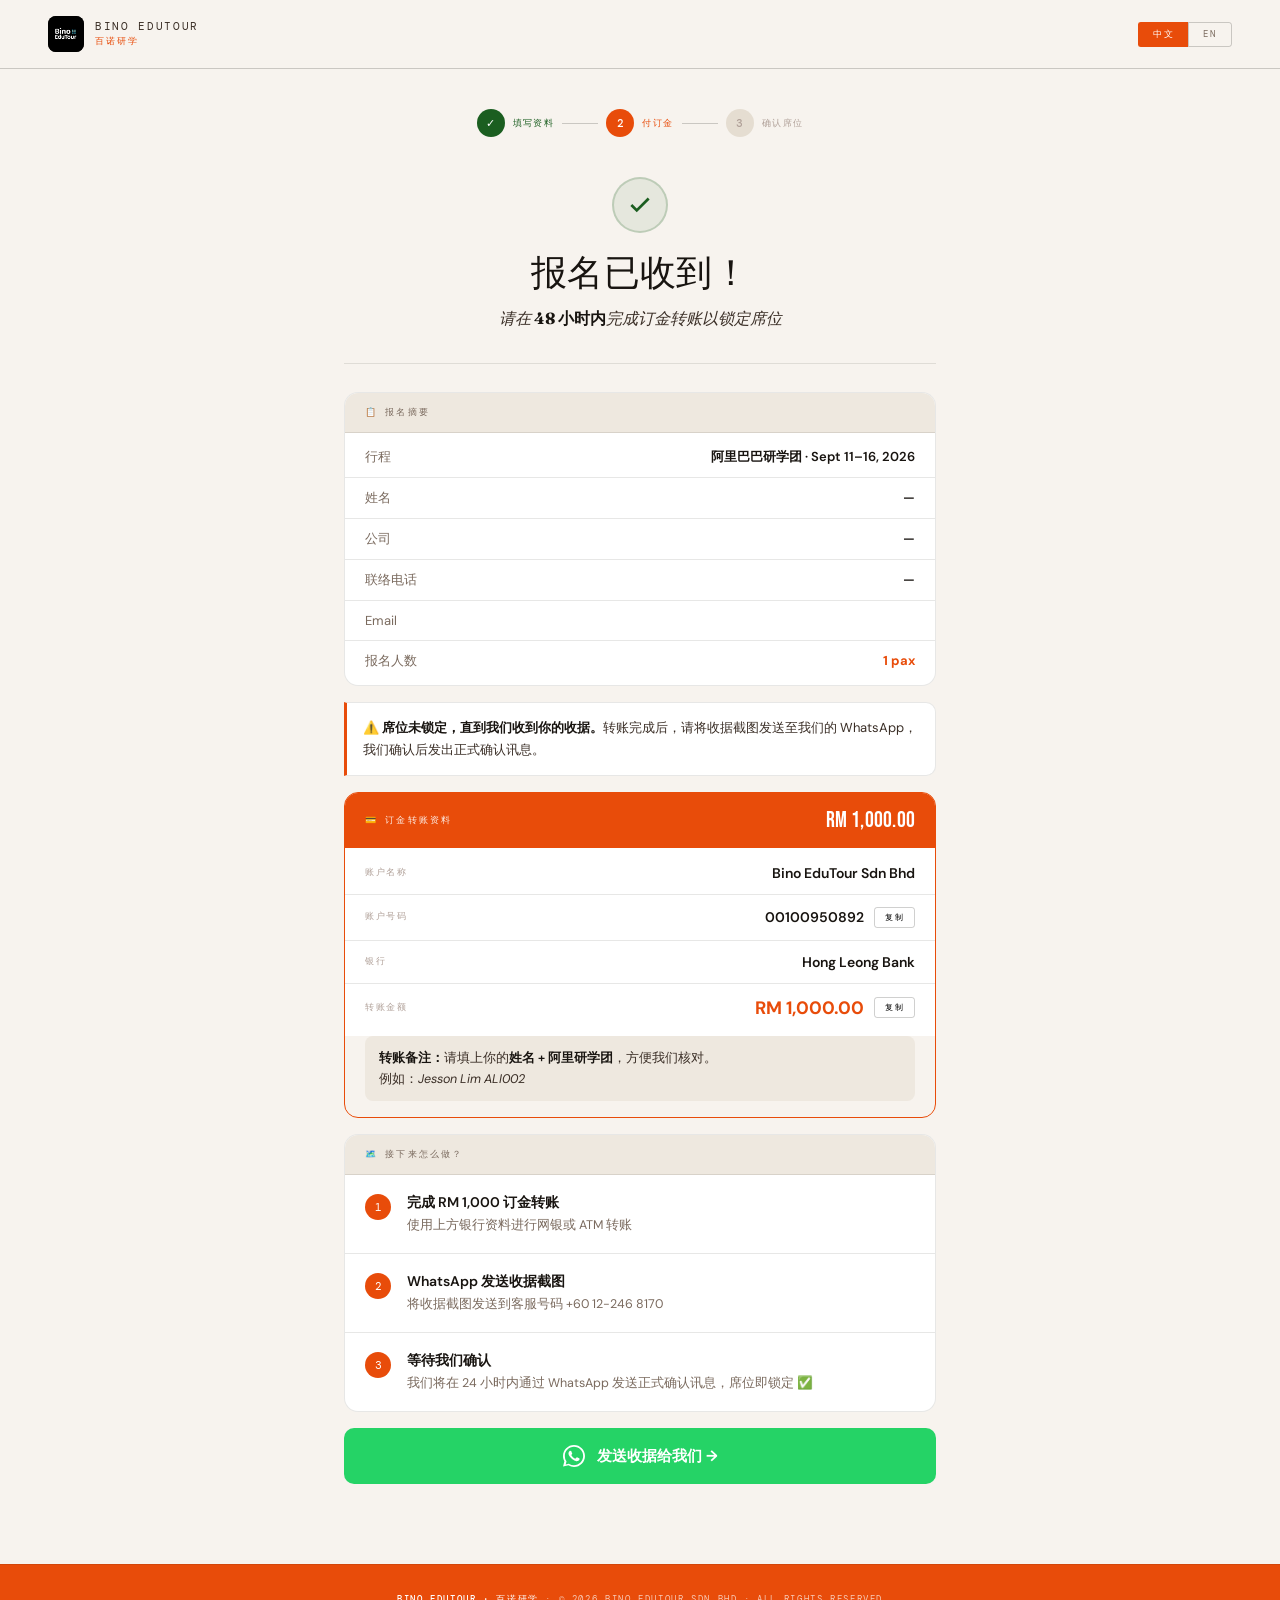
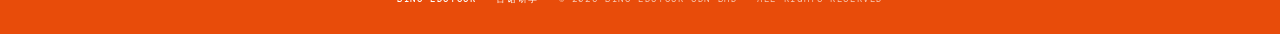
<file: confirm.html>
<!DOCTYPE html>
<html lang="zh" data-lang="zh">
<head>
<meta charset="UTF-8">
<meta name="viewport" content="width=device-width, initial-scale=1.0">
<title>Bino EduTour · 报名确认 Registration Confirmed</title>
<link rel="preconnect" href="https://fonts.googleapis.com">
<link href="https://fonts.googleapis.com/css2?family=Bebas+Neue&family=Fraunces:ital,opsz,wght@0,9..144,300;1,9..144,300&family=DM+Sans:wght@300;400;500&family=DM+Mono:wght@400;500&display=swap" rel="stylesheet">
<link rel="stylesheet" href="css/style.css">
<style>
/* Restore normal cursor on confirm page — no custom cursor JS here */
body { cursor: default !important }
a, button { cursor: pointer !important }
.lbtn { cursor: pointer !important }
.copy-btn { cursor: pointer !important }
.wa-btn { cursor: pointer !important }
</style>
</head>
<body>

<!-- MAST -->
<header class="mast">
  <div class="mast-left">
    <img class="mast-logo" src="assets/img_01.jpg" alt="Bino EduTour">
    <div class="mast-brand">Bino EduTour<span>百诺研学</span></div>
  </div>
  <div class="lang-wrap">
    <div style="display:flex">
      <button class="lbtn on" id="btnZH" onclick="setLang('zh')">中文</button>
      <button class="lbtn" id="btnEN" onclick="setLang('en')">EN</button>
    </div>
  </div>
</header>

<div class="conf-page">

  <!-- STEP BAR -->
  <div class="steps-bar">
    <div class="step-item">
      <div class="step-dot done">✓</div>
      <span class="step-label done zh">填写资料</span>
      <span class="step-label done en">Register</span>
    </div>
    <div class="step-line"></div>
    <div class="step-item">
      <div class="step-dot active">2</div>
      <span class="step-label active zh">付订金</span>
      <span class="step-label active en">Pay Deposit</span>
    </div>
    <div class="step-line"></div>
    <div class="step-item">
      <div class="step-dot todo">3</div>
      <span class="step-label todo zh">确认席位</span>
      <span class="step-label todo en">Confirmed</span>
    </div>
  </div>

  <!-- HEADER -->
  <div class="conf-header">
    <div class="conf-icon-wrap">
      <svg width="26" height="26" viewBox="0 0 24 24" fill="none" stroke="#1B5E20" stroke-width="2.5"><path d="M20 6L9 17l-5-5"/></svg>
    </div>
    <div class="conf-title zh">报名已收到！</div>
    <div class="conf-title en">Registration Received!</div>
    <p class="conf-sub zh">请在 <strong>48 小时内</strong>完成订金转账以锁定席位</p>
    <p class="conf-sub en">Please complete your deposit within <strong>48 hours</strong> to secure your seat</p>
  </div>

  <!-- SUMMARY -->
  <div class="card">
    <div class="card-head">
      <span class="card-head-label zh">📋 报名摘要</span>
      <span class="card-head-label en">📋 Registration Summary</span>
    </div>
    <div class="card-body">
      <div class="card-row">
        <span class="card-rl zh">行程</span><span class="card-rl en">Trip</span>
        <span class="card-rv">阿里巴巴研学团 · Sept 11–16, 2026</span>
      </div>
      <div class="card-row">
        <span class="card-rl zh">姓名</span><span class="card-rl en">Name</span>
        <span class="card-rv" id="sum-name">—</span>
      </div>
      <div class="card-row">
        <span class="card-rl zh">公司</span><span class="card-rl en">Company</span>
        <span class="card-rv" id="sum-company">—</span>
      </div>
      <div class="card-row">
        <span class="card-rl zh">联络电话</span><span class="card-rl en">Phone</span>
        <span class="card-rv" id="sum-phone">—</span>
      </div>
      <div class="card-row">
        <span class="card-rl">Email</span>
        <span class="card-rv" id="sum-email">—</span>
      </div>
      <div class="card-row">
        <span class="card-rl zh">报名人数</span><span class="card-rl en">No. of Pax</span>
        <span class="card-rv accent" id="sum-pax">—</span>
      </div>
    </div>
  </div>

  <!-- IMPORTANT NOTE -->
  <div class="imp-box">
    <p class="zh">⚠️ <strong>席位未锁定，直到我们收到你的收据。</strong>转账完成后，请将收据截图发送至我们的 WhatsApp，我们确认后发出正式确认讯息。</p>
    <p class="en">⚠️ <strong>Your seat is NOT secured until we receive your receipt.</strong> Once transferred, send a screenshot of the receipt to our WhatsApp — we'll confirm your seat upon verification.</p>
  </div>

  <!-- BANK TRANSFER -->
  <div class="bank-card">
    <div class="bank-head">
      <span class="bank-head-label zh">💳 订金转账资料</span>
      <span class="bank-head-label en">💳 Deposit Payment Details</span>
      <span class="bank-head-amt">RM 1,000.00</span>
    </div>
    <div class="bank-body">
      <div class="bank-row">
        <span class="bank-rl zh">账户名称</span><span class="bank-rl en">Account Name</span>
        <span class="bank-rv">Bino EduTour Sdn Bhd</span>
      </div>
      <div class="bank-row">
        <span class="bank-rl zh">账户号码</span><span class="bank-rl en">Account No.</span>
        <span class="bank-rv">
          00100950892
          <button class="copy-btn" id="copyAccBtn" onclick="copyAcc('copyAccBtn')">
            <span class="zh">复制</span><span class="en">Copy</span>
          </button>
        </span>
      </div>
      <div class="bank-row">
        <span class="bank-rl zh">银行</span><span class="bank-rl en">Bank</span>
        <span class="bank-rv">Hong Leong Bank</span>
      </div>
      <div class="bank-row">
        <span class="bank-rl zh">转账金额</span><span class="bank-rl en">Amount</span>
        <span class="bank-rv accent">
          RM 1,000.00
          <button class="copy-btn" id="copyAmtBtn" onclick="copyAmt('copyAmtBtn')">
            <span class="zh">复制</span><span class="en">Copy</span>
          </button>
        </span>
      </div>
    </div>
    <div class="bank-note zh">
      <strong>转账备注：</strong>请填上你的<strong>姓名 + 阿里研学团</strong>，方便我们核对。<br>
      例如：<em>Jesson Lim ALI002</em>
    </div>
    <div class="bank-note en">
      <strong>Transfer reference:</strong> Include your <strong>name + Alibaba Study Tour</strong> in the transfer remarks.<br>
      e.g. <em>Jesson Lim ALI002</em>
    </div>
  </div>

  <!-- NEXT STEPS -->
  <div class="steps-card">
    <div class="card-head">
      <span class="card-head-label zh">🗺️ 接下来怎么做？</span>
      <span class="card-head-label en">🗺️ What's Next?</span>
    </div>
    <div class="step-row">
      <div class="step-n">1</div>
      <div class="step-text">
        <div class="step-title zh">完成 RM 1,000 订金转账</div>
        <div class="step-title en">Transfer RM 1,000 deposit</div>
        <div class="step-desc zh">使用上方银行资料进行网银或 ATM 转账</div>
        <div class="step-desc en">Use the bank details above to transfer via online banking or ATM</div>
      </div>
    </div>
    <div class="step-row">
      <div class="step-n">2</div>
      <div class="step-text">
        <div class="step-title zh">WhatsApp 发送收据截图</div>
        <div class="step-title en">Send receipt via WhatsApp</div>
        <div class="step-desc zh">将收据截图发送到客服号码 +60 12-246 8170</div>
        <div class="step-desc en">Send your payment screenshot to +60 12-246 8170</div>
      </div>
    </div>
    <div class="step-row">
      <div class="step-n">3</div>
      <div class="step-text">
        <div class="step-title zh">等待我们确认</div>
        <div class="step-title en">Await confirmation</div>
        <div class="step-desc zh">我们将在 24 小时内通过 WhatsApp 发送正式确认讯息，席位即锁定 ✅</div>
        <div class="step-desc en">We'll send official WhatsApp confirmation within 24 hours — seat secured ✅</div>
      </div>
    </div>
  </div>

  <!-- WHATSAPP CTA -->
  <a href="https://wa.me/60122468170" id="waBtn" class="wa-btn" target="_blank">
    <svg width="22" height="22" viewBox="0 0 24 24" fill="currentColor"><path d="M17.472 14.382c-.297-.149-1.758-.867-2.03-.967-.273-.099-.471-.148-.67.15-.197.297-.767.966-.94 1.164-.173.199-.347.223-.644.075-.297-.15-1.255-.463-2.39-1.475-.883-.788-1.48-1.761-1.653-2.059-.173-.297-.018-.458.13-.606.134-.133.298-.347.446-.52.149-.174.198-.298.298-.497.099-.198.05-.371-.025-.52-.075-.149-.669-1.612-.916-2.207-.242-.579-.487-.5-.669-.51-.173-.008-.371-.01-.57-.01-.198 0-.52.074-.792.372-.272.297-1.04 1.016-1.04 2.479 0 1.462 1.065 2.875 1.213 3.074.149.198 2.096 3.2 5.077 4.487.709.306 1.262.489 1.694.625.712.227 1.36.195 1.871.118.571-.085 1.758-.719 2.006-1.413.248-.694.248-1.289.173-1.413-.074-.124-.272-.198-.57-.347zM12 0C5.373 0 0 5.373 0 12c0 2.105.549 4.09 1.504 5.82L.057 23.5l5.846-1.424A11.95 11.95 0 0012 24c6.627 0 12-5.373 12-12S18.627 0 12 0zm0 22c-1.891 0-3.67-.488-5.21-1.341l-.374-.222-3.468.844.876-3.358-.243-.388A9.952 9.952 0 012 12C2 6.477 6.477 2 12 2s10 4.477 10 10-4.477 10-10 10z"/></svg>
    <span class="zh">发送收据给我们 →</span>
    <span class="en">Send Receipt to Us →</span>
  </a>

</div>

<footer class="conf-foot">
  <p><span>Bino EduTour · 百诺研学</span> · © 2026 Bino EduTour Sdn Bhd · All Rights Reserved</p>
</footer>

<script src="js/confirm.js"></script>
</body>
</html>
</file>
<file: css/style.css>
*,*::before,*::after{box-sizing:border-box;margin:0;padding:0}
html{scroll-behavior:smooth;font-size:110%}
:root{
  --ink:#181410;--ink2:#3a2e26;--ink3:#7a6a5e;--ink4:#b0a098;
  --paper:#F7F3EE;--paper2:#EEE8DF;--paper3:#E5DDD1;
  --orange:#E84C0A;--orange2:#F5631F;
  --rule:rgba(24,20,16,.1);--rule2:rgba(24,20,16,.2);
  --green:#1B5E20;
}
body{background:var(--paper);color:var(--ink);font-family:'DM Sans',sans-serif;overflow-x:hidden;cursor:none}
#cur,#ring{position:fixed;border-radius:50%;pointer-events:none;z-index:9999;transform:translate(-50%,-50%)}
#cur{width:10px;height:10px;background:var(--orange);mix-blend-mode:multiply;transition:width .2s,height .2s}
#ring{width:34px;height:34px;border:1.5px solid var(--orange);opacity:.55;transition:all .1s}
body:has(a:hover) #cur,body:has(button:hover) #cur{width:18px;height:18px}
body:has(a:hover) #ring,body:has(button:hover) #ring{width:52px;height:52px;opacity:.25}

html[data-lang="zh"] .en{display:none!important}
html[data-lang="en"] .zh{display:none!important}
html[data-lang="en"] .en{display:revert!important}
.en{display:none}

/* LANGBAR */

.lang-wrap{display:flex;align-items:center;gap:12px}
.lbtn{font-family:'DM Mono',monospace;font-size:9px;letter-spacing:.2em;text-transform:uppercase;padding:5px 14px;border:1px solid var(--rule2);background:transparent;cursor:none;color:var(--ink3);transition:all .2s}
.lbtn:first-child{border-right:none;border-radius:3px 0 0 3px}
.lbtn:last-child{border-radius:0 3px 3px 0}
.lbtn.on{background:var(--orange);color:#fff;border-color:var(--orange)}

/* MAST */
.mast{display:flex;align-items:center;justify-content:space-between;padding:16px 48px;border-bottom:1px solid var(--rule2);position:sticky;top:0;background:var(--paper);z-index:100;animation:fIn .5s ease both}
@keyframes fIn{from{opacity:0}to{opacity:1}}
.mast-left{display:flex;align-items:center;gap:11px}
.mast-logo{width:36px;height:36px;border-radius:8px;object-fit:contain;background:#181410}
.mast-brand{font-family:'DM Mono',monospace;font-size:10.5px;letter-spacing:.16em;text-transform:uppercase;color:var(--ink2);line-height:1.4}
.mast-brand span{display:block;font-size:8.5px;color:var(--orange);letter-spacing:.24em;margin-top:1px}
.mast-cta{font-family:'DM Mono',monospace;font-size:9.5px;letter-spacing:.18em;text-transform:uppercase;color:var(--paper);background:var(--orange);border:none;padding:9px 20px;cursor:none;text-decoration:none;transition:background .2s}
.mast-cta:hover{background:var(--ink)}

/* TICKER */
.ticker{overflow:hidden;background:var(--orange);padding:10px 0}
.ticker-track{display:flex;white-space:nowrap;animation:tick 28s linear infinite}
@keyframes tick{from{transform:translateX(0)}to{transform:translateX(-50%)}}
.ti{font-family:'DM Mono',monospace;font-size:9.5px;letter-spacing:.22em;text-transform:uppercase;color:rgba(255,255,255,.9);padding:0 28px;flex-shrink:0}
.td{color:rgba(255,255,255,.4)}

/* ── PHOTO HERO ── */
.photo-hero{position:relative;width:100%;height:min(82vh,720px);overflow:hidden}
.photo-hero-img{width:100%;height:100%;object-fit:cover;object-position:center 30%;display:block;animation:heroZoom 8s ease both}
@keyframes heroZoom{from{transform:scale(1.04)}to{transform:scale(1)}}
.photo-hero-overlay{
  position:absolute;inset:0;
  background:linear-gradient(105deg,rgba(24,20,16,.72) 0%,rgba(24,20,16,.25) 55%,transparent 100%);
  display:flex;align-items:center;padding:0 72px;
}
.pho-content{max-width:540px;animation:slideR .8s .3s ease both}
@keyframes slideR{from{opacity:0;transform:translateX(-28px)}to{opacity:1;transform:none}}
.pho-eye{font-family:'DM Mono',monospace;font-size:9px;letter-spacing:.3em;text-transform:uppercase;color:rgba(255,200,140,.9);display:flex;align-items:center;gap:10px;margin-bottom:18px}
.pho-eye::before{content:'';display:block;width:22px;height:1.5px;background:var(--orange)}
.pho-h1{font-family:'Bebas Neue',sans-serif;font-size:clamp(56px,10vw,96px);line-height:.92;letter-spacing:.01em;color:#fff;margin-bottom:20px}
.pho-h1 .oc{color:var(--orange)}
.pho-h1 .oe{-webkit-text-stroke:1.5px #fff;color:transparent}
.pho-desc{font-family:'Fraunces',serif;font-size:18px;font-weight:300;line-height:1.55;color:rgba(255,255,255,.82);margin-bottom:28px}
.pho-pills{display:flex;gap:8px;flex-wrap:wrap}
.pill{font-family:'DM Mono',monospace;font-size:9px;letter-spacing:.18em;text-transform:uppercase;padding:6px 14px;border:1px solid rgba(255,255,255,.25);color:rgba(255,255,255,.82)}
.pill.hot{background:var(--orange);border-color:var(--orange);color:#fff}

/* CONTENT GRID */
.cgrid{display:grid;grid-template-columns:1fr 260px;padding:0 48px}
.cos{padding:44px 44px 44px 0;border-right:1px solid var(--rule)}
.sec-hd{display:flex;align-items:baseline;gap:12px;margin-bottom:22px}
.sec-num{font-family:'Bebas Neue',sans-serif;font-size:46px;color:var(--paper3);line-height:1;flex-shrink:0}
.sec-eye{font-family:'DM Mono',monospace;font-size:9px;letter-spacing:.28em;text-transform:uppercase;color:var(--orange);display:block;margin-bottom:4px}
.sec-h{font-family:'Bebas Neue',sans-serif;font-size:30px;letter-spacing:.02em;color:var(--ink);line-height:1.05}
.co-row{display:grid;grid-template-columns:42px 1fr auto;align-items:center;gap:14px;padding:18px 0;border-bottom:1px solid var(--rule);transition:padding-left .25s;cursor:default}
.co-row:first-child{border-top:1px solid var(--rule)}
.co-row:hover{padding-left:8px}
.co-n{font-family:'DM Mono',monospace;font-size:9.5px;letter-spacing:.14em;color:var(--ink4)}
.co-name{font-size:14.5px;font-weight:500;color:var(--ink);display:block;margin-bottom:3px}
.co-tag{font-family:'DM Mono',monospace;font-size:8.5px;letter-spacing:.14em;text-transform:uppercase;color:var(--ink4)}
.co-arr{width:20px;height:20px;border:1px solid var(--rule2);border-radius:50%;display:flex;align-items:center;justify-content:center;transition:all .25s;flex-shrink:0}
.co-row:hover .co-arr{background:var(--orange);border-color:var(--orange)}
.co-arr svg{width:9px;height:9px;stroke:var(--ink3);transition:stroke .25s}
.co-row:hover .co-arr svg{stroke:var(--paper)}
.sidebar{padding:44px 0 44px 28px}
.sb-block{margin-bottom:32px}
.sb-lbl{font-family:'DM Mono',monospace;font-size:8px;letter-spacing:.28em;text-transform:uppercase;color:var(--orange);display:block;margin-bottom:10px;padding-bottom:8px;border-bottom:1px solid var(--rule)}
.sb-row{display:flex;justify-content:space-between;align-items:baseline;padding:8px 0;border-bottom:1px solid var(--rule)}
.sb-rl{font-size:11.5px;color:var(--ink3)}
.sb-rv{font-family:'DM Mono',monospace;font-size:10.5px;font-weight:500;color:var(--ink);text-align:right}
.sb-rv.acc{color:var(--orange);font-weight:700}
.sb-body{font-family:'Fraunces',serif;font-size:13.5px;font-weight:300;font-style:italic;color:var(--ink2);line-height:1.7}

/* ── WHY BINO — no emoji, graphic icons ── */
.highlights{border-top:1px solid var(--rule2)}
.hl-hd{padding:44px 48px 28px;border-bottom:1px solid var(--rule)}
.hl-eye{font-family:'DM Mono',monospace;font-size:9px;letter-spacing:.28em;text-transform:uppercase;color:var(--orange);display:block;margin-bottom:5px}
.hl-h{font-family:'Bebas Neue',sans-serif;font-size:34px;color:var(--ink);letter-spacing:.01em}
.hl-grid{display:grid;grid-template-columns:repeat(3,1fr)}
.hl-card{
  padding:40px 48px;
  border-right:1px solid var(--rule);
  cursor:default;position:relative;overflow:hidden;
  transition:background .4s;
}
.hl-card:last-child{border-right:none}
.hl-card::after{
  content:'';position:absolute;left:0;top:0;width:3px;height:0;
  background:var(--orange);transition:height .4s ease;
}
.hl-card:hover{background:var(--paper2)}
.hl-card:hover::after{height:100%}
.hl-num{
  font-family:'Bebas Neue',sans-serif;
  font-size:72px;
  color:rgba(24,20,16,.055);
  line-height:1;
  position:absolute;top:28px;right:28px;
  letter-spacing:-.02em;
  transition:color .4s;
  pointer-events:none;
}
.hl-card:hover .hl-num{color:rgba(232,76,10,.09)}
.hl-rule{width:28px;height:2px;background:var(--orange);margin-bottom:20px}
.hl-title{
  font-family:'Bebas Neue',sans-serif;
  font-size:24px;color:var(--ink);
  margin-bottom:14px;letter-spacing:.01em;line-height:1.05;
}
.hl-body{font-size:13.5px;line-height:1.85;color:var(--ink2)}
.hl-body strong{color:var(--ink);font-weight:500}

/* ── ALIBABA DEEP DIVE ── */
.ali-day{position:relative;overflow:hidden;border-top:1px solid var(--rule2)}
.ali-bg-img{position:absolute;inset:0;width:100%;height:100%;object-fit:cover;object-position:center;filter:brightness(.18) saturate(.6)}
.ali-wrap{position:relative;z-index:1;padding:52px 48px}
.ali-inner{display:grid;grid-template-columns:1fr 1fr;gap:48px;align-items:start}
.ali-tag{display:inline-flex;align-items:center;gap:8px;font-family:'DM Mono',monospace;font-size:8.5px;letter-spacing:.2em;text-transform:uppercase;color:var(--orange);border:1px solid rgba(232,76,10,.4);padding:5px 14px;margin-bottom:20px}
.ali-h{font-family:'Bebas Neue',sans-serif;font-size:42px;color:#fff;line-height:1.0;margin-bottom:16px}
.ali-intro{font-family:'Fraunces',serif;font-size:15px;font-weight:300;font-style:italic;color:rgba(255,255,255,.6);line-height:1.6;margin-bottom:0}
.ali-block{margin-bottom:20px}
.ali-blbl{font-family:'DM Mono',monospace;font-size:8.5px;letter-spacing:.22em;text-transform:uppercase;color:var(--orange);display:flex;align-items:center;gap:10px;margin-bottom:14px;padding-bottom:10px;border-bottom:1px solid rgba(255,255,255,.12)}
.ali-blbl::before{content:'';display:block;width:20px;height:2px;background:var(--orange)}
.ali-list{list-style:none;display:flex;flex-direction:column;gap:0}
.ali-list li{display:flex;align-items:flex-start;gap:12px;font-size:13px;color:rgba(255,255,255,.75);line-height:1.55;padding:9px 0;border-bottom:1px solid rgba(255,255,255,.06)}
.ali-list li:last-child{border-bottom:none}
.ali-list li::before{content:attr(data-n);font-family:'DM Mono',monospace;font-size:9px;color:var(--orange);flex-shrink:0;margin-top:2px;width:18px}

/* 3A */
.three-a{display:grid;grid-template-columns:repeat(3,1fr);border-top:2px solid var(--orange);border-bottom:1px solid var(--rule2)}
.a-p{padding:34px 44px;border-right:1px solid var(--rule);position:relative;overflow:hidden;transition:background .35s;cursor:default}
.a-p:last-child{border-right:none}
.a-p:hover{background:var(--paper2)}
.a-bg{position:absolute;bottom:-16px;right:12px;font-family:'Bebas Neue',sans-serif;font-size:100px;color:rgba(24,20,16,.04);line-height:1;pointer-events:none;transition:color .35s}
.a-p:hover .a-bg{color:rgba(232,76,10,.07)}
.a-zh{font-family:'Bebas Neue',sans-serif;font-size:46px;color:var(--orange);line-height:1;display:block;margin-bottom:4px}
.a-en{font-family:'DM Mono',monospace;font-size:8.5px;letter-spacing:.3em;text-transform:uppercase;color:var(--ink4);display:block;margin-bottom:12px}
.a-desc{font-size:13px;line-height:1.65;color:var(--ink2)}

/* ── GALLERY — clean masonry CSS grid ── */
.gallery-sec{padding:52px 48px;border-top:1px solid var(--rule2)}
.gal-hd{padding-bottom:18px;border-bottom:2px solid var(--orange);margin-bottom:20px}
.gal-eye{font-family:'DM Mono',monospace;font-size:9px;letter-spacing:.28em;text-transform:uppercase;color:var(--orange);display:block;margin-bottom:5px}
.gal-h{font-family:'Bebas Neue',sans-serif;font-size:34px;color:var(--ink);letter-spacing:.01em}

.g-grid{
  display:grid;
  grid-template-columns:repeat(4,1fr);
  grid-auto-rows:240px;
  gap:6px;
}
.gi-wide{grid-column:span 2}
/* No tall items — prevents gaps */

.gi{
  overflow:hidden;
  position:relative;
  cursor:none;
  background:var(--paper3);
}
.gi img{
  width:100%;height:100%;
  object-fit:cover;
  object-position:center 25%;
  display:block;
  transition:transform .55s cubic-bezier(.25,.46,.45,.94);
}
/* Per-image face positioning overrides */
.gi[data-pos="top"] img{object-position:center 10%}
.gi[data-pos="mid"] img{object-position:center 35%}
.gi[data-pos="center"] img{object-position:center center}
.gi:hover img{transform:scale(1.07)}

/* No text overlay — clean */

/* LIGHTBOX */
.lb-bg{
  position:fixed;inset:0;
  background:rgba(8,6,4,.94);
  z-index:500;display:none;
  align-items:center;justify-content:center;
}
.lb-bg.open{display:flex}
.lb-inner{position:relative;max-width:92vw;max-height:92vh}
.lb-inner img{
  max-width:92vw;max-height:88vh;
  object-fit:contain;display:block;
  animation:lbIn .46s cubic-bezier(.22,1,.36,1) both;
}
@keyframes lbIn{
  from{opacity:0;transform:scale(.94)}
  to{opacity:1;transform:scale(1)}
}
.lb-close{
  position:absolute;top:-44px;right:0;
  background:none;border:none;
  color:rgba(255,255,255,.5);font-size:26px;
  cursor:none;transition:color .2s;line-height:1;
}
.lb-close:hover{color:#fff}
.lb-nav{
  position:absolute;top:50%;transform:translateY(-50%);
  background:rgba(255,255,255,.1);
  border:1px solid rgba(255,255,255,.15);
  color:#fff;width:44px;height:44px;border-radius:50%;
  font-size:20px;cursor:none;
  transition:background .2s;
  display:flex;align-items:center;justify-content:center;
}
.lb-nav:hover{background:var(--orange);border-color:var(--orange)}
.lb-prev{left:-64px}
.lb-next{right:-64px}
.lb-counter{
  position:absolute;bottom:-36px;left:50%;transform:translateX(-50%);
  font-family:'DM Mono',monospace;font-size:10px;letter-spacing:.16em;
  color:rgba(255,255,255,.4);white-space:nowrap;
}

/* INCLUSIONS */
.inclusions{display:grid;grid-template-columns:1fr 1fr;border-top:1px solid var(--rule2)}
.inc-col{padding:44px 48px}
.inc-col:first-child{border-right:1px solid var(--rule)}
.inc-col-hd{display:flex;align-items:center;gap:16px;padding-bottom:18px;border-bottom:1px solid var(--rule2);margin-bottom:24px}
.inc-col-marker{width:3px;height:32px;flex-shrink:0}
.inc-col-marker.g{background:var(--green)}
.inc-col-marker.r{background:#C62828}
.inc-col-h{font-family:'Bebas Neue',sans-serif;font-size:28px;letter-spacing:.01em;color:var(--ink)}
.inc-list{list-style:none;display:flex;flex-direction:column}
.inc-row{display:flex;align-items:baseline;gap:16px;padding:12px 0;border-bottom:1px solid var(--rule)}
.inc-row:last-child{border-bottom:none}
.inc-num{font-family:'DM Mono',monospace;font-size:9px;letter-spacing:.14em;color:var(--ink4);flex-shrink:0;width:20px}
.inc-text{font-size:13.5px;color:var(--ink2);line-height:1.5}
.inc-text strong{color:var(--ink);font-weight:600}
.zero-callout{margin-top:24px;padding:18px 20px;border:1px solid var(--rule2);border-left:3px solid var(--orange);background:var(--paper2)}
.zero-callout p{font-family:'Fraunces',serif;font-size:13.5px;font-style:italic;color:var(--ink2);line-height:1.7}

/* ── PRICE HERO ── */
.ph{position:relative;overflow:hidden;border-top:1px solid var(--rule2)}
.ph-bg-img{position:absolute;inset:0;width:100%;height:100%;object-fit:cover;object-position:center 40%;filter:brightness(.15) saturate(.5)}
.ph-inner{position:relative;z-index:1;display:grid;grid-template-columns:1fr auto;align-items:center;gap:32px;padding:52px 48px}
.ph-eye{font-family:'DM Mono',monospace;font-size:8.5px;letter-spacing:.28em;text-transform:uppercase;color:rgba(255,255,255,.4);display:block;margin-bottom:8px}
.ph-big{font-family:'Bebas Neue',sans-serif;font-size:72px;line-height:.93;color:#fff}
.ph-big span{color:var(--orange)}
.ph-sub{font-family:'Fraunces',serif;font-size:14px;font-weight:300;font-style:italic;color:rgba(255,255,255,.5);margin-top:10px}
.ph-note{font-family:'DM Mono',monospace;font-size:8px;letter-spacing:.16em;text-transform:uppercase;color:rgba(255,255,255,.28);margin-top:7px;display:block}
.ph-btn{display:inline-flex;align-items:center;gap:12px;background:var(--orange);color:#fff;font-family:'DM Mono',monospace;font-size:10.5px;letter-spacing:.22em;text-transform:uppercase;padding:15px 30px;text-decoration:none;border:none;cursor:none;white-space:nowrap;transition:background .2s,gap .2s;flex-shrink:0}
.ph-btn:hover{background:var(--orange2);gap:16px}
.ph-btn svg{width:13px;height:13px}

/* TICKETS */
.tix{padding:0 48px 48px}
.tix-hd{display:grid;grid-template-columns:auto 1fr;gap:24px;align-items:end;padding:44px 0 26px;border-bottom:2px solid var(--ink)}
.tix-hl{font-family:'Bebas Neue',sans-serif;font-size:62px;line-height:.93;color:var(--ink)}
.tix-hl span{color:var(--orange)}
.tix-sub{font-family:'Fraunces',serif;font-size:13.5px;font-weight:300;font-style:italic;color:var(--ink3)}
.t-row{display:grid;grid-template-columns:34px 1fr 1fr auto;align-items:center;gap:18px;padding:20px 0;border-bottom:1px solid var(--rule);transition:background .2s;margin:0 -6px;padding-left:6px;padding-right:6px}
.t-row:hover{background:var(--paper2)}
.t-idx{font-family:'DM Mono',monospace;font-size:9.5px;color:var(--ink4);letter-spacing:.1em}
.t-name{font-size:14.5px;font-weight:500;color:var(--ink);margin-bottom:3px}
.t-incl{font-family:'DM Mono',monospace;font-size:8.5px;letter-spacing:.14em;text-transform:uppercase;color:var(--ink4)}
.t-note{font-size:12.5px;color:var(--ink3);font-style:italic;font-family:'Fraunces',serif}
.t-price{font-family:'Bebas Neue',sans-serif;font-size:28px;color:var(--orange);white-space:nowrap;text-align:right}
.t-orig{font-family:'DM Mono',monospace;font-size:8.5px;letter-spacing:.12em;color:var(--ink4);text-align:right;margin-top:3px}

/* VIDEO */
.video-sec{padding:0 48px 52px;border-top:1px solid var(--rule2)}
.video-ruler{display:flex;align-items:center;gap:16px;padding:36px 0 20px}
.v-eye{font-family:'DM Mono',monospace;font-size:8.5px;letter-spacing:.28em;text-transform:uppercase;color:var(--orange);flex-shrink:0}
.v-line{flex:1;height:1px;background:var(--rule)}
.video-frame video{width:100%;display:block;max-height:560px;object-fit:cover}

/* FORM */
.fsec{padding:0 48px 76px}
.f-ruler{display:flex;align-items:center;gap:16px;margin-bottom:26px;padding-top:44px}
.f-eye{font-family:'DM Mono',monospace;font-size:10px;letter-spacing:.28em;text-transform:uppercase;color:var(--orange);flex-shrink:0}
.f-line{flex:1;height:1px;background:var(--rule)}
.f-num{font-family:'DM Mono',monospace;font-size:10px;letter-spacing:.14em;color:var(--ink4);flex-shrink:0}
.form-hl{font-family:'Bebas Neue',sans-serif;font-size:60px;letter-spacing:.01em;color:var(--ink);margin-bottom:5px}
.form-sl{font-family:'Fraunces',serif;font-size:17px;font-weight:300;font-style:italic;color:var(--ink3);margin-bottom:30px}
.pdpa-row{display:flex;align-items:flex-start;gap:12px;padding:18px 0;border-top:1px solid var(--rule);margin-top:4px}
.pdpa-box{width:16px;height:16px;border:1.5px solid var(--rule2);border-radius:3px;flex-shrink:0;margin-top:2px;appearance:none;-webkit-appearance:none;cursor:none;transition:all .2s}
.pdpa-box:checked{background:var(--orange);border-color:var(--orange);background-image:url("data:image/svg+xml,%3Csvg xmlns='http://www.w3.org/2000/svg' viewBox='0 0 24 24' fill='none' stroke='white' stroke-width='3'%3E%3Cpath d='M20 6L9 17l-5-5'/%3E%3C/svg%3E");background-size:12px;background-repeat:no-repeat;background-position:center}
.pdpa-txt{font-size:14px;color:var(--ink3);line-height:1.65}
.pdpa-txt a{color:var(--orange);text-decoration:none;border-bottom:1px solid rgba(232,76,10,.3)}
.fb{display:flex;flex-direction:column}
.frow{display:grid;border-bottom:1px solid var(--rule)}
.frow-2{grid-template-columns:1fr 1fr}
.frow-1{grid-template-columns:1fr}
.ff{padding:16px 0}
.frow-2 .ff:first-child{border-right:1px solid var(--rule);padding-right:28px}
.frow-2 .ff:last-child{padding-left:28px}
.fl{font-family:'DM Mono',monospace;font-size:9.5px;letter-spacing:.24em;text-transform:uppercase;color:var(--ink2);display:block;margin-bottom:7px;font-weight:600}
.fi{width:100%;background:transparent;border:none;border-bottom:2.5px solid var(--ink3);border-radius:0;padding:10px 0;font-family:'DM Sans',sans-serif;font-size:17.5px;color:#181410;font-weight:500;outline:none;transition:border-color .2s;appearance:none;-webkit-appearance:none}
.fi::placeholder{color:var(--ink3);font-style:italic;font-family:'Fraunces',serif;font-size:16px}
.fi:focus{border-bottom-color:var(--orange)}
.fi.err{border-bottom-color:#C62828}
.err-msg{font-family:'DM Mono',monospace;font-size:10px;letter-spacing:.14em;color:#C62828;margin-top:5px;display:none}
.fi.err + .err-msg{display:block}
.fsel{background-image:url("data:image/svg+xml,%3Csvg xmlns='http://www.w3.org/2000/svg' width='10' height='10' viewBox='0 0 24 24' fill='none' stroke='%23181410' stroke-width='2.5'%3E%3Cpath d='M6 9l6 6 6-6'/%3E%3C/svg%3E");background-repeat:no-repeat;background-position:right 4px center;padding-right:22px;cursor:none}
.fsel option{background:var(--paper);color:var(--ink)}
.fta{resize:none;min-height:68px;line-height:1.6}
.fsub-row{display:grid;grid-template-columns:1fr auto;align-items:center;gap:26px;padding:28px 0 0}
.f-legal{font-size:13.5px;color:var(--ink4);line-height:1.6;font-style:italic}
.sub-btn{display:inline-flex;align-items:center;gap:12px;background:var(--ink);color:var(--paper);font-family:'DM Mono',monospace;font-size:12px;letter-spacing:.22em;text-transform:uppercase;padding:18px 38px;border:none;cursor:none;white-space:nowrap;transition:background .2s,gap .2s}
.sub-btn:hover{background:var(--orange);gap:16px}
.sub-btn svg{width:12px;height:12px}
.processing{display:none;padding:56px 0;text-align:center}
.processing-icon{width:48px;height:48px;border:3px solid var(--rule2);border-top-color:var(--orange);border-radius:50%;animation:spin .8s linear infinite;margin:0 auto 16px}
@keyframes spin{to{transform:rotate(360deg)}}
.processing p{font-family:'DM Mono',monospace;font-size:10px;letter-spacing:.18em;text-transform:uppercase;color:var(--ink3)}
#suc{display:none;padding:64px 0;text-align:center;animation:fIn .5s ease both}
.suc-big{font-family:'Bebas Neue',sans-serif;font-size:86px;color:var(--orange);line-height:1;margin-bottom:12px}
.suc-sub{font-family:'Fraunces',serif;font-size:20px;font-weight:300;font-style:italic;color:var(--ink2);line-height:1.65}

/* MODAL */
.modal-bg{position:fixed;inset:0;background:rgba(24,20,16,.7);z-index:400;display:none;align-items:center;justify-content:center;padding:20px}
.modal-bg.open{display:flex}
.modal{background:var(--paper);max-width:640px;width:100%;max-height:80vh;overflow-y:auto;padding:40px;position:relative}
.modal-close{position:absolute;top:16px;right:20px;background:none;border:none;cursor:none;font-size:20px;color:var(--ink3);line-height:1}
.modal h2{font-family:'Bebas Neue',sans-serif;font-size:28px;color:var(--ink);margin-bottom:16px}
.modal h3{font-family:'DM Mono',monospace;font-size:10px;letter-spacing:.22em;text-transform:uppercase;color:var(--orange);margin:20px 0 8px}
.modal p,.modal li{font-size:13px;line-height:1.8;color:var(--ink2)}
.modal ul{padding-left:16px;margin-bottom:8px}
.modal ul li{list-style:disc}

/* ── FOOTER — orange ── */
.foot{background:var(--orange);padding:42px 48px}
.foot-g{display:grid;grid-template-columns:1fr auto;gap:40px;align-items:end;max-width:1200px;margin:0 auto}
.foot-lr{display:flex;align-items:center;gap:10px;margin-bottom:9px}
.foot-logo{width:32px;height:32px;border-radius:7px;object-fit:contain;background:rgba(255,255,255,.15)}
.foot-name{font-size:13.5px;font-weight:500;color:#fff}
.foot-tag{font-family:'Fraunces',serif;font-size:12.5px;font-style:italic;color:rgba(255,255,255,.7);margin-bottom:20px}
.foot-copy{font-family:'DM Mono',monospace;font-size:8.5px;letter-spacing:.16em;text-transform:uppercase;color:rgba(255,255,255,.55)}
.foot-links{display:flex;flex-direction:column;gap:9px;text-align:right}
.foot-links a{font-family:'DM Mono',monospace;font-size:8.5px;letter-spacing:.18em;text-transform:uppercase;color:rgba(255,255,255,.6);text-decoration:none;transition:color .2s;cursor:none}
.foot-links a:hover{color:#fff}

.sr{opacity:0;transform:translateY(20px);transition:opacity .7s ease,transform .7s ease}
.sr.in{opacity:1;transform:none}
.srl{opacity:0;transform:translateX(-20px);transition:opacity .7s ease,transform .7s ease}
.srl.in{opacity:1;transform:none}

@media(max-width:760px){
  .mast{padding-left:20px;padding-right:20px}
  .highlights,.tix,.fsec,.foot,.gallery-sec,.video-sec,.ali-wrap,.inclusions .inc-col{padding-left:20px;padding-right:20px}
  .photo-hero-overlay{padding:0 28px}
  .pho-h1{font-size:58px}
  .cgrid{grid-template-columns:1fr;padding:0 20px}
  .cos{padding:32px 0;border-right:none;border-bottom:1px solid var(--rule)}
  .sidebar{padding:22px 0}
  .hl-grid,.three-a{grid-template-columns:1fr}
  .hl-card{border-right:none;border-bottom:1px solid var(--rule)}
  .hl-hd{padding-left:20px;padding-right:20px}
  .hl-card,.a-p{border-right:none;border-bottom:1px solid var(--rule)}
  .ali-inner{grid-template-columns:1fr;gap:24px}
  .inclusions{grid-template-columns:1fr}
  .inclusions .inc-col:first-child{border-right:none;border-bottom:1px solid var(--rule)}
  .ph-inner{grid-template-columns:1fr;padding:32px 20px}
  .tix-hd{grid-template-columns:1fr;gap:8px}
  .tix-hl{font-size:46px}
  .t-row{grid-template-columns:28px 1fr auto}
  .t-note{display:none}
  .frow-2{grid-template-columns:1fr}
  .frow-2 .ff:first-child{border-right:none;padding-right:0}
  .frow-2 .ff:last-child{padding-left:0}
  .fsub-row{grid-template-columns:1fr}
  .sub-btn{width:100%;justify-content:center}
  .form-hl{font-size:46px}
  .g-grid{grid-template-columns:repeat(2,1fr);grid-auto-rows:200px}
  .gi-wide{grid-column:span 1}
  .foot-g{grid-template-columns:1fr;gap:20px}
  .foot-links{text-align:left;flex-direction:row;flex-wrap:wrap;gap:12px}
  .lb-prev{left:-36px}
  .lb-next{right:-36px}
}
/* ── CONFIRM PAGE ── */
.conf-page{max-width:640px;margin:0 auto;padding:40px 24px 80px}
.steps-bar{display:flex;align-items:center;justify-content:center;gap:0;margin-bottom:40px}
.step-item{display:flex;align-items:center;gap:8px}
.step-dot{width:28px;height:28px;border-radius:50%;display:flex;align-items:center;justify-content:center;font-family:'DM Mono',monospace;font-size:11px;font-weight:500;flex-shrink:0;transition:all .3s}
.step-dot.done{background:var(--green);color:#fff}
.step-dot.active{background:var(--orange);color:#fff}
.step-dot.todo{background:var(--paper3);color:var(--ink4)}
.step-label{font-family:'DM Mono',monospace;font-size:9px;letter-spacing:.16em;text-transform:uppercase;white-space:nowrap}
.step-label.done{color:var(--green)}
.step-label.active{color:var(--orange)}
.step-label.todo{color:var(--ink4)}
.step-line{flex:0 0 36px;height:1px;background:var(--rule2);margin:0 8px}
.conf-icon-wrap{width:56px;height:56px;background:rgba(27,94,32,.08);border:2px solid rgba(27,94,32,.2);border-radius:50%;display:flex;align-items:center;justify-content:center;margin:0 auto 16px;animation:popIn .5s .2s cubic-bezier(.34,1.56,.64,1) both}
@keyframes popIn{from{transform:scale(0);opacity:0}to{transform:scale(1);opacity:1}}
.conf-header{text-align:center;padding-bottom:32px;margin-bottom:28px;border-bottom:1px solid var(--rule);animation:fadeUp .5s .1s ease both}
@keyframes fadeUp{from{opacity:0;transform:translateY(14px)}to{opacity:1;transform:none}}
.conf-title{font-family:'Bebas Neue',sans-serif;font-size:36px;letter-spacing:.01em;color:var(--ink);margin-bottom:8px}
.conf-sub{font-family:'Fraunces',serif;font-size:16px;font-weight:300;font-style:italic;color:var(--ink2);line-height:1.55}
.conf-sub strong{color:var(--ink);font-style:normal}
.card{background:#fff;border:1px solid var(--rule);border-radius:14px;overflow:hidden;margin-bottom:16px;animation:fadeUp .5s ease both}
.card-head{padding:13px 20px;background:var(--paper2);border-bottom:1px solid var(--rule);display:flex;align-items:center;gap:10px}
.card-head-label{font-family:'DM Mono',monospace;font-size:9px;letter-spacing:.24em;text-transform:uppercase;color:var(--ink3)}
.card-body{padding:4px 0}
.card-row{display:flex;justify-content:space-between;align-items:baseline;padding:11px 20px;border-bottom:1px solid var(--rule)}
.card-row:last-child{border-bottom:none}
.card-rl{font-size:13px;color:var(--ink3)}
.card-rv{font-size:13px;font-weight:600;color:var(--ink);text-align:right}
.card-rv.accent{color:var(--orange);font-weight:700}
.bank-card{border:1.5px solid var(--orange);border-radius:14px;overflow:hidden;margin-bottom:16px;animation:fadeUp .5s .1s ease both}
.bank-head{padding:14px 20px;background:var(--orange);display:flex;justify-content:space-between;align-items:center}
.bank-head-label{font-family:'DM Mono',monospace;font-size:9px;letter-spacing:.24em;text-transform:uppercase;color:rgba(255,255,255,.9)}
.bank-head-amt{font-family:'Bebas Neue',sans-serif;font-size:22px;color:#fff;letter-spacing:.01em}
.bank-body{padding:4px 0;background:#fff}
.bank-row{display:flex;justify-content:space-between;align-items:center;padding:12px 20px;border-bottom:1px solid var(--rule)}
.bank-row:last-child{border-bottom:none}
.bank-rl{font-family:'DM Mono',monospace;font-size:8.5px;letter-spacing:.2em;text-transform:uppercase;color:var(--ink4)}
.bank-rv{font-size:14px;font-weight:600;color:var(--ink);display:flex;align-items:center;gap:10px}
.bank-rv.accent{font-size:18px;font-weight:700;color:var(--orange)}
.copy-btn{font-family:'DM Mono',monospace;font-size:8px;letter-spacing:.16em;text-transform:uppercase;border:1px solid var(--rule2);background:transparent;padding:4px 10px;cursor:pointer;border-radius:3px;transition:all .2s;flex-shrink:0}
.copy-btn:hover{background:var(--orange);color:#fff;border-color:var(--orange)}
.copy-btn.copied{background:var(--green);color:#fff;border-color:var(--green)}
.bank-note{margin:0 20px 16px;padding:12px 14px;background:var(--paper2);border-radius:8px;font-size:12.5px;color:var(--ink2);line-height:1.65}
.bank-note strong{color:var(--ink);font-weight:600}
.steps-card{border:1px solid var(--rule);border-radius:14px;overflow:hidden;margin-bottom:16px;animation:fadeUp .5s .2s ease both;background:#fff}
.step-row{display:flex;align-items:flex-start;gap:16px;padding:18px 20px;border-bottom:1px solid var(--rule)}
.step-row:last-child{border-bottom:none}
.step-n{width:26px;height:26px;border-radius:50%;background:var(--orange);color:#fff;font-family:'DM Mono',monospace;font-size:11px;display:flex;align-items:center;justify-content:center;flex-shrink:0;margin-top:1px}
.step-text{}
.step-title{font-size:14px;font-weight:600;color:var(--ink);margin-bottom:3px}
.step-desc{font-size:12.5px;color:var(--ink3);line-height:1.6}
.wa-btn{display:flex;align-items:center;justify-content:center;gap:12px;width:100%;padding:17px;background:#25D366;color:#fff;border-radius:10px;text-decoration:none;font-weight:700;font-size:15px;transition:opacity .2s,transform .15s;animation:fadeUp .5s .3s ease both;cursor:pointer}
.wa-btn:hover{opacity:.92;transform:translateY(-2px)}
.wa-sub{text-align:center;font-family:'DM Mono',monospace;font-size:9px;letter-spacing:.16em;text-transform:uppercase;color:var(--ink4);margin-top:10px}
.imp-box{border:1px solid var(--rule);border-left:3px solid var(--orange);border-radius:0 10px 10px 0;padding:14px 16px;margin-bottom:16px;background:#fff;animation:fadeUp .5s .15s ease both}
.imp-box p{font-size:13px;color:var(--ink2);line-height:1.7}
.imp-box strong{color:var(--ink);font-weight:600}
.conf-foot{border-top:1px solid var(--rule);padding:28px 24px;text-align:center;background:var(--orange)}
.conf-foot p{font-family:'DM Mono',monospace;font-size:9px;letter-spacing:.18em;text-transform:uppercase;color:rgba(255,255,255,.7)}
.conf-foot span{color:#fff;font-weight:500}
@media(max-width:600px){
  .conf-page{padding:24px 16px 60px}
  .steps-bar{gap:0}
  .step-label{display:none}
  .step-line{flex:0 0 20px}
}
</file>
